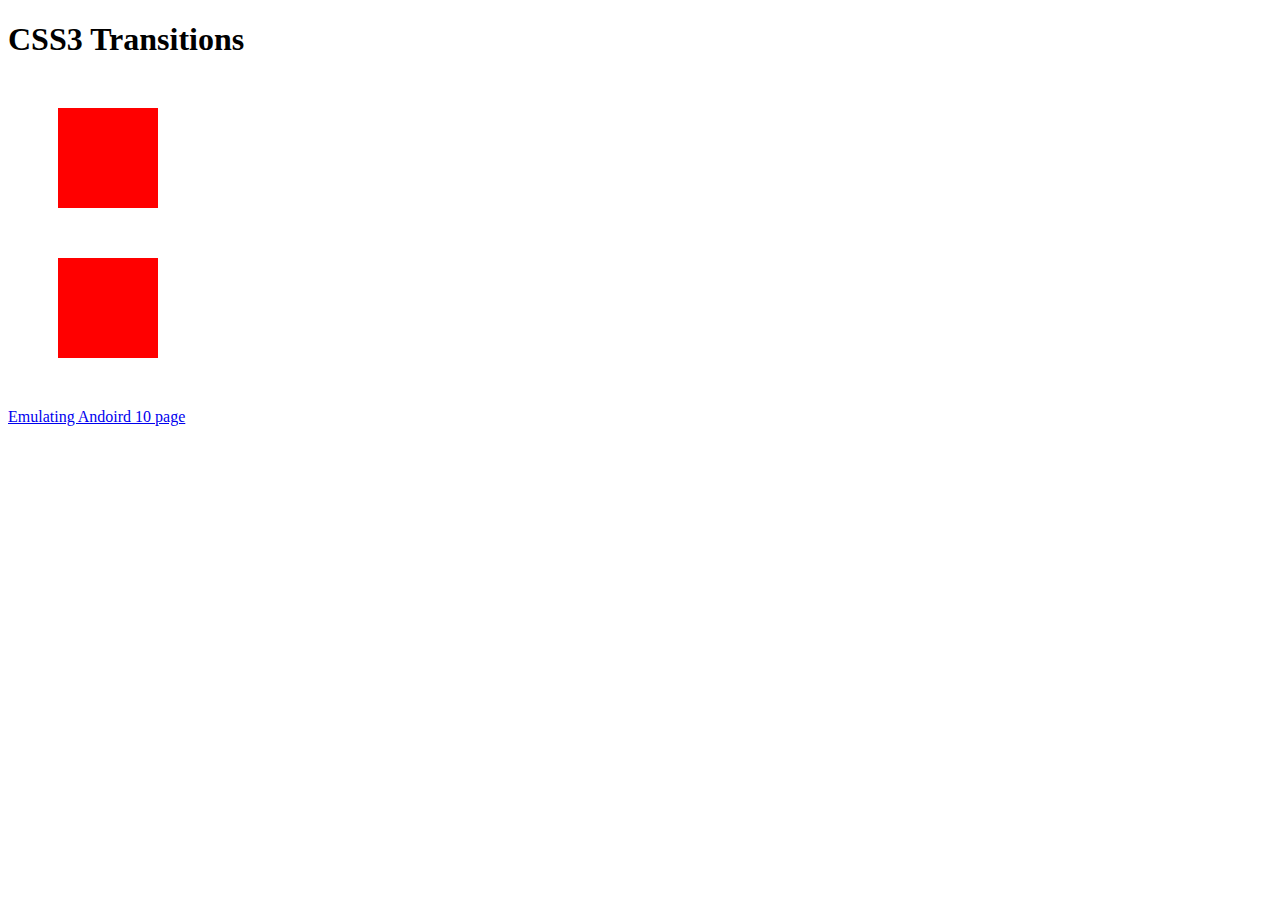
<file: index.html>
<!DOCTYPE html>
<html lang="en">
  <head>
    <meta charset="UTF-8" />
    <meta name="viewport" content="width=device-width, initial-scale=1.0" />
    <meta http-equiv="X-UA-Compatible" content="ie=edge" />
    <link rel="stylesheet" type="text/css" href="styles.css" />
    <title>CSS3 transitions</title>
  </head>
  <body>
    <h1>CSS3 Transitions</h1>
    <div id="linear"></div>
    <div id="spin"></div>
    <a href="android.html">Emulating Andoird 10 page</a>
  </body>
</html>
</file>
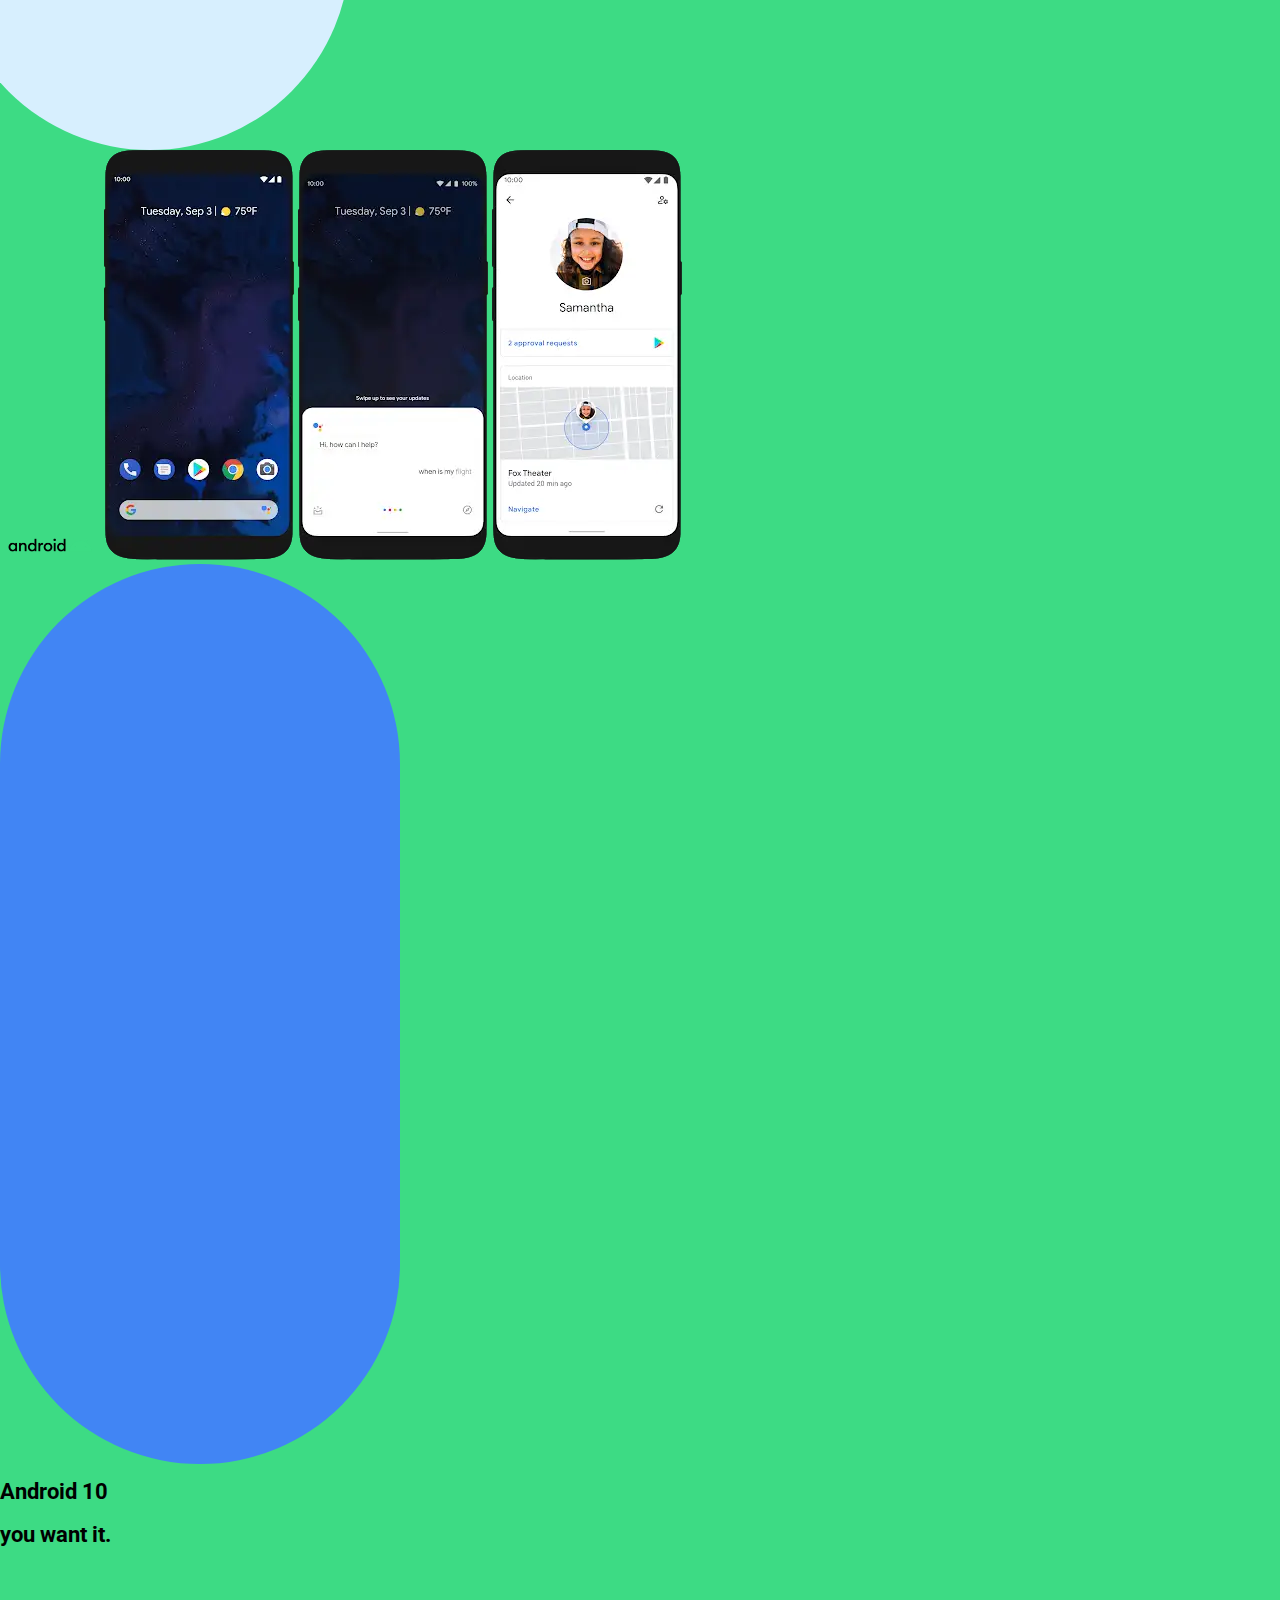
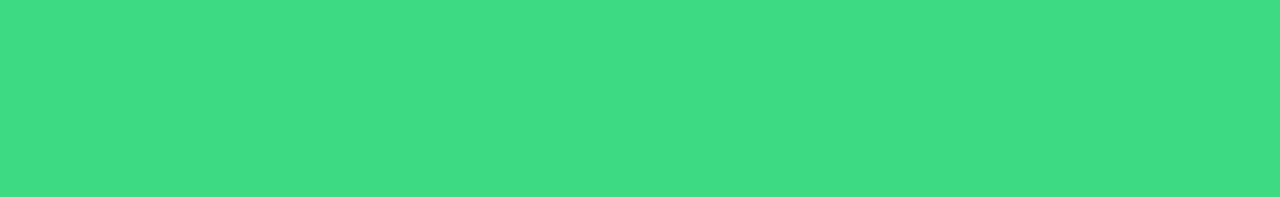
<file: android.html>
<!DOCTYPE html>
<html lang="en">
  <head>
    <meta charset="UTF-8" />
    <meta name="viewport" content="width=device-width, initial-scale=1.0" />
    <meta http-equiv="X-UA-Compatible" content="ie=edge" />
    <title>Android 10 | Android</title>
    <link rel="icon" href="images/favicon.png" />
    <link rel="stylesheet" type="text/css" href="android-styles.css" />
    <link
      rel="stylesheet"
      href="https://fonts.googleapis.com/css?family=Roboto"
    />
    <script type="text/javascript" src="android-script.js"></script>
  </head>
  <body>
    <div id="logo-background"></div>
    <img
      id="logo"
      src="images/android_master_logo_horizontal.png"
      alt="Android logo"
    />
    <img
      src="images/pixel-device-homepage.webp"
      alt="Pixel device displaying homepage"
    />
    <img
      src="images/pixel-device-okay-google.webp"
      alt="Pixel device displaying okay Google"
    />
    <img
      src="images/pixel-device-contact.webp"
      alt="Pixel device displaying contact"
    />
    <div id="blue-background-element"></div>
    <h1>Android 10</h1>
    <div class="rw-words rw-words-2">
      <h2>Help when</h2>
      <h2>Focus when</h2>
      <h2>Dark when</h2>
      <h2>Just the way</h2>
    </div>
    <h2 id="you-want-it-text">you want it.</h2>
  </body>
</html>
</file>
<file: styles.css>
div {
  margin: 50px;
}

/* LINEAR */
#linear {
  width: 100px;
  height: 100px;
  background: red;
  transition: 2s;
}

#linear:hover {
  width: 300px;
}

/* SPIN */
#spin {
  width: 100px;
  height: 100px;
  background: red;
  transition: width 2s, height 2s, transform 2s;
  /* width: amount of time to reach final width
   * height amount of time to reach final height
   * transform: amount of time to perform the tranformation (to spin)
   */
}

#spin:hover {
  width: 300px; /*final width*/
  height: 300px; /*final height*/
  transform: rotate(360deg); /*spin*/
}
</file>
<file: android-styles.css>
body {
  background-color: #3ddb84;
  max-width: 2000px;
  margin: 0 auto;
}

h1,
h2 {
  font-family: "Roboto";
  font-size: 22px;
}

#logo {
  width: 100px;
  height: auto;
}

#blue-background-element {
  height: 900px;
  width: 400px;
  border-radius: 200px 200px 200px 200px;
  background-color: #4185f4;
}

#logo-background {
  height: 400px;
  width: 400px;
  border-radius: 0 0 100% 100%;
  background-color: #d7effe;
  margin-top: -250px;
  margin-left: -50px;
  z-index: -999;
}

.rw-words h2 {
  position: absolute;
  opacity: 0;
  overflow: hidden;
  width: 100%;
  color: black;
}

.rw-words-2 h2 {
  animation: rotateWordsSecond 15s linear infinite 0s;
}
.rw-words h2:nth-child(2) {
  animation-delay: 3s;
}
.rw-words h2:nth-child(3) {
  animation-delay: 6s;
}
.rw-words h2:nth-child(4) {
  animation-delay: 9s;
}
.rw-words h2:nth-child(5) {
  animation-delay: 12s;
}
.rw-words h2:nth-child(6) {
  animation-delay: 15s;
}

@keyframes rotateWordsSecond {
  0% {
    opacity: 1;
    animation-timing-function: ease-in;
    height: 0px;
  }
  10% {
    opacity: 0.3;
    height: 0px;
  }
  20% {
    opacity: 1;
    height: 100%;
  }
  27% {
    opacity: 0;
    height: 100%;
  }
  100% {
    opacity: 0;
  }
}

#you-want-it-text {
}
</file>
